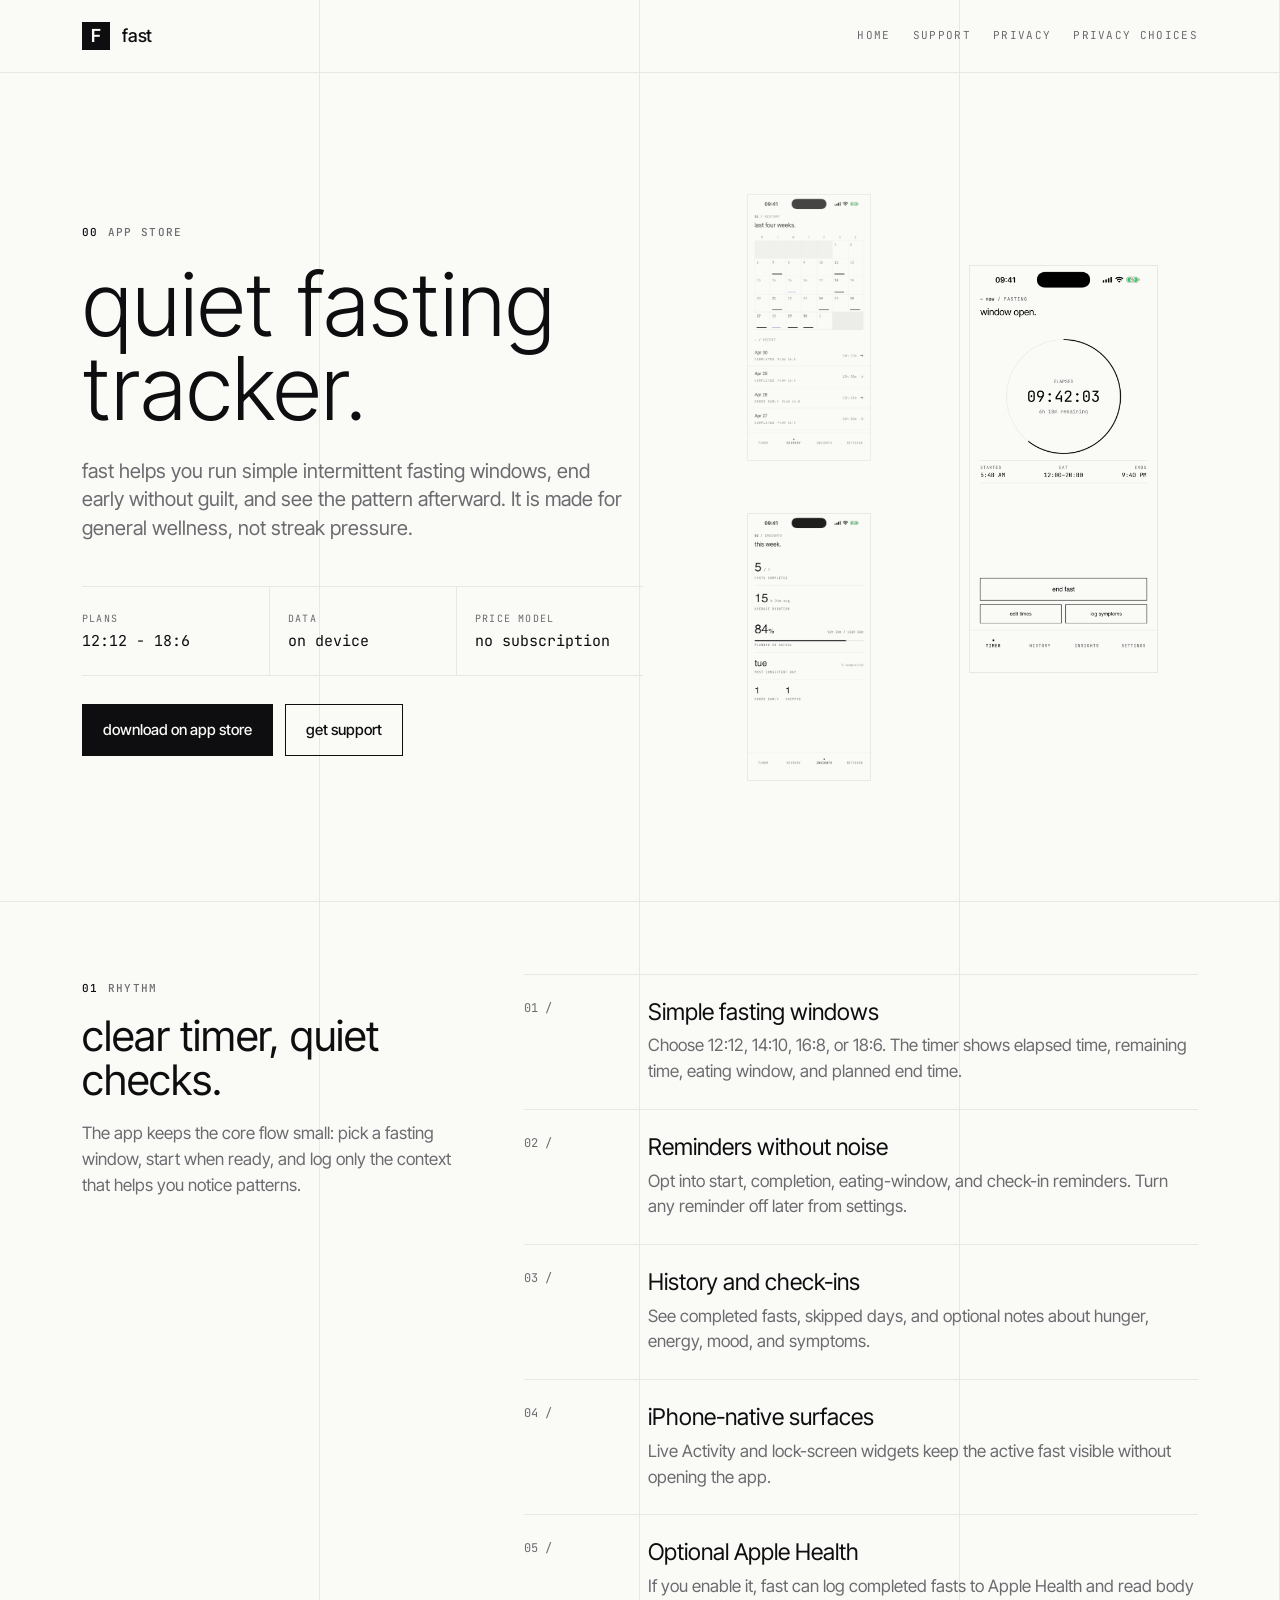
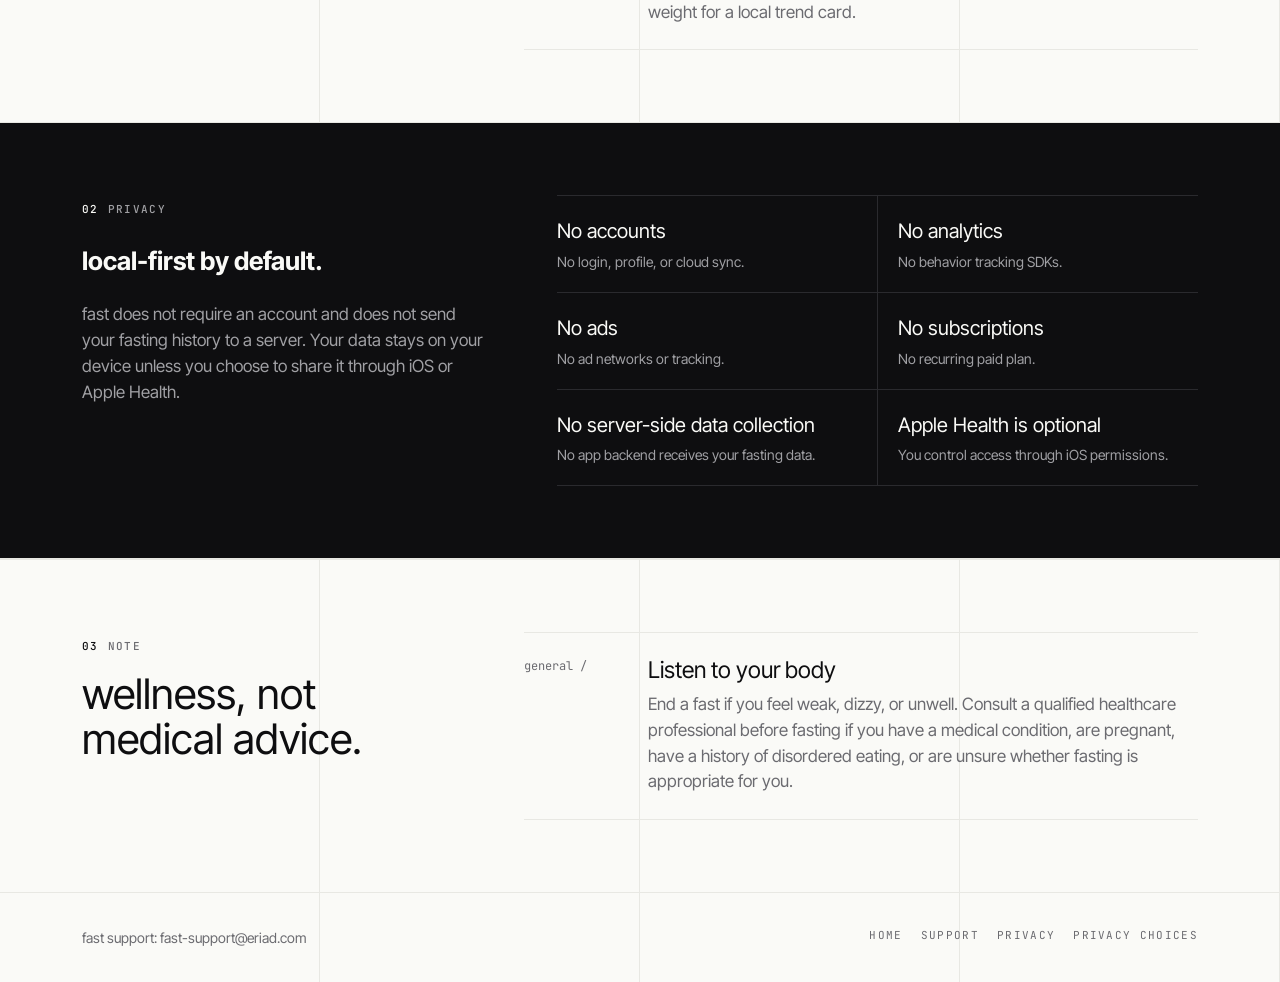
<file: index.html>
<!doctype html>
<html lang="en">
<head>
  <meta charset="utf-8">
  <meta name="viewport" content="width=device-width, initial-scale=1">
  <title>fast - quiet intermittent fasting tracker</title>
  <meta name="description" content="fast is a quiet intermittent fasting tracker for iPhone. Local-first, no accounts, no analytics, no ads, no subscriptions, and no server-side data collection.">
  <link rel="icon" href="icon.svg" type="image/svg+xml">
  <link rel="stylesheet" href="styles.css">
</head>
<body>
  <div class="page">
    <header class="site-header">
      <div class="shell nav">
        <a class="brand" href="index.html" aria-label="fast home"><span class="brand-mark">F</span><span>fast</span></a>
        <nav class="nav-links" aria-label="Main">
          <a href="index.html">home</a>
          <a href="support.html">support</a>
          <a href="privacy.html">privacy</a>
          <a href="privacy-choices.html"><span class="nav-label-full">privacy choices</span><span class="nav-label-short">choices</span></a>
        </nav>
      </div>
    </header>

    <main>
      <section class="shell hero" aria-labelledby="hero-title">
        <div class="hero-panel">
          <span class="eyebrow"><span class="num">00</span> app store</span>
          <h1 id="hero-title">quiet fasting tracker.</h1>
          <p class="hero-copy">
            fast helps you run simple intermittent fasting windows, end early without guilt, and see the pattern afterward. It is made for general wellness, not streak pressure.
          </p>
          <div class="hero-meta" aria-label="fast highlights">
            <div class="metric">
              <span class="metric-label">plans</span>
              <span class="metric-value">12:12 - 18:6</span>
            </div>
            <div class="metric">
              <span class="metric-label">data</span>
              <span class="metric-value">on device</span>
            </div>
            <div class="metric">
              <span class="metric-label">price model</span>
              <span class="metric-value">no subscription</span>
            </div>
          </div>
          <div class="cta-row">
            <a class="button" href="https://apps.apple.com/us/app/f-for-fast/id6765584146" target="_blank" rel="noopener">download on app store</a>
            <a class="button secondary" href="support.html">get support</a>
          </div>
        </div>

        <div class="phone-rail" aria-label="App screenshots">
          <div class="phone-stack">
            <figure class="phone-shot">
              <img src="screenshots/iphone-69-history.png" width="1320" height="2868" decoding="async" alt="fast history screen showing completed fasting days">
            </figure>
            <figure class="phone-shot">
              <img src="screenshots/iphone-69-insights.png" width="1320" height="2868" decoding="async" alt="fast insights screen showing completion and trend summaries">
            </figure>
          </div>
          <figure class="phone-shot primary">
            <img src="screenshots/iphone-69-timer.png" width="1320" height="2868" decoding="async" fetchpriority="high" alt="fast timer screen showing elapsed time and remaining fasting time">
          </figure>
        </div>
      </section>

      <section class="section">
        <div class="shell section-grid">
          <div>
            <span class="eyebrow"><span class="num">01</span> rhythm</span>
            <h2>clear timer, quiet checks.</h2>
            <p class="section-lede">The app keeps the core flow small: pick a fasting window, start when ready, and log only the context that helps you notice patterns.</p>
          </div>
          <div class="feature-list">
            <article class="feature">
              <span class="feature-index">01 /</span>
              <div>
                <h3>Simple fasting windows</h3>
                <p>Choose 12:12, 14:10, 16:8, or 18:6. The timer shows elapsed time, remaining time, eating window, and planned end time.</p>
              </div>
            </article>
            <article class="feature">
              <span class="feature-index">02 /</span>
              <div>
                <h3>Reminders without noise</h3>
                <p>Opt into start, completion, eating-window, and check-in reminders. Turn any reminder off later from settings.</p>
              </div>
            </article>
            <article class="feature">
              <span class="feature-index">03 /</span>
              <div>
                <h3>History and check-ins</h3>
                <p>See completed fasts, skipped days, and optional notes about hunger, energy, mood, and symptoms.</p>
              </div>
            </article>
            <article class="feature">
              <span class="feature-index">04 /</span>
              <div>
                <h3>iPhone-native surfaces</h3>
                <p>Live Activity and lock-screen widgets keep the active fast visible without opening the app.</p>
              </div>
            </article>
            <article class="feature">
              <span class="feature-index">05 /</span>
              <div>
                <h3>Optional Apple Health</h3>
                <p>If you enable it, fast can log completed fasts to Apple Health and read body weight for a local trend card.</p>
              </div>
            </article>
          </div>
        </div>
      </section>

      <section class="privacy-band" aria-labelledby="privacy-title">
        <div class="shell">
          <div>
            <span class="eyebrow"><span class="num">02</span> privacy</span>
            <h2 id="privacy-title">local-first by default.</h2>
            <p class="section-lede">fast does not require an account and does not send your fasting history to a server. Your data stays on your device unless you choose to share it through iOS or Apple Health.</p>
          </div>
          <div class="checks">
            <div class="check"><strong>No accounts</strong><span>No login, profile, or cloud sync.</span></div>
            <div class="check"><strong>No analytics</strong><span>No behavior tracking SDKs.</span></div>
            <div class="check"><strong>No ads</strong><span>No ad networks or tracking.</span></div>
            <div class="check"><strong>No subscriptions</strong><span>No recurring paid plan.</span></div>
            <div class="check"><strong>No server-side data collection</strong><span>No app backend receives your fasting data.</span></div>
            <div class="check"><strong>Apple Health is optional</strong><span>You control access through iOS permissions.</span></div>
          </div>
        </div>
      </section>

      <section class="section">
        <div class="shell section-grid">
          <div>
            <span class="eyebrow"><span class="num">03</span> note</span>
            <h2>wellness, not medical advice.</h2>
          </div>
          <div class="feature-list">
            <article class="feature">
              <span class="feature-index">general /</span>
              <div>
                <h3>Listen to your body</h3>
                <p>End a fast if you feel weak, dizzy, or unwell. Consult a qualified healthcare professional before fasting if you have a medical condition, are pregnant, have a history of disordered eating, or are unsure whether fasting is appropriate for you.</p>
              </div>
            </article>
          </div>
        </div>
      </section>
    </main>

    <footer class="site-footer">
      <div class="shell footer-row">
        <span>fast support: <a href="mailto:fast-support@eriad.com">fast-support@eriad.com</a></span>
        <nav class="footer-links" aria-label="Footer">
          <a href="index.html">home</a>
          <a href="support.html">support</a>
          <a href="privacy.html">privacy</a>
          <a href="privacy-choices.html"><span class="nav-label-full">privacy choices</span><span class="nav-label-short">choices</span></a>
        </nav>
      </div>
    </footer>
  </div>
</body>
</html>
</file>
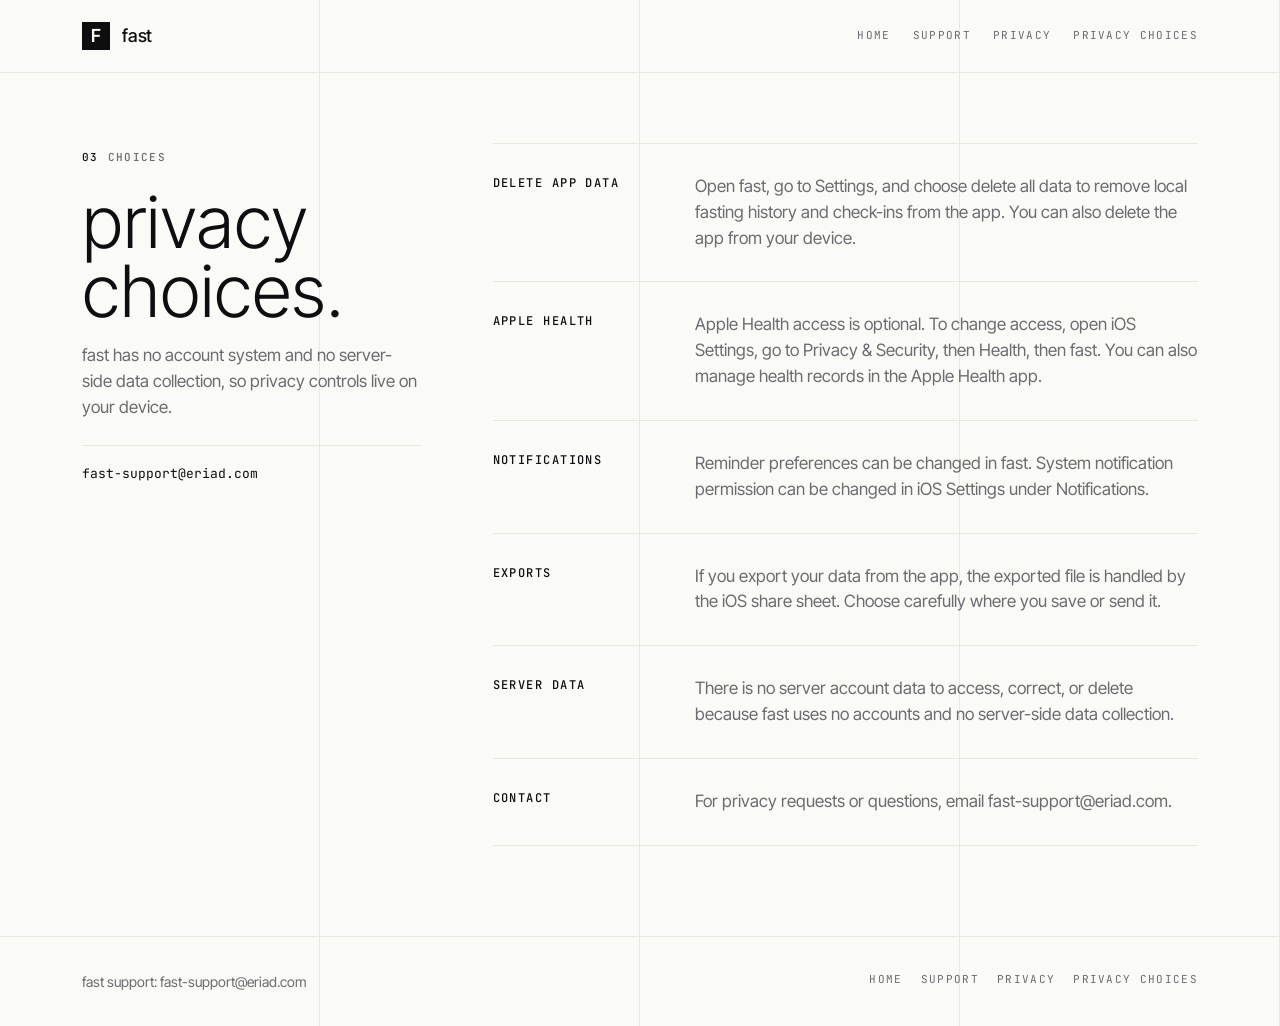
<file: privacy-choices.html>
<!doctype html>
<html lang="en">
<head>
  <meta charset="utf-8">
  <meta name="viewport" content="width=device-width, initial-scale=1">
  <title>fast privacy choices</title>
  <meta name="description" content="Privacy choices and local data deletion information for fast.">
  <link rel="icon" href="icon.svg" type="image/svg+xml">
  <link rel="stylesheet" href="styles.css">
</head>
<body>
  <div class="page">
    <header class="site-header">
      <div class="shell nav">
        <a class="brand" href="index.html" aria-label="fast home"><span class="brand-mark">F</span><span>fast</span></a>
        <nav class="nav-links" aria-label="Main">
          <a href="index.html">home</a>
          <a href="support.html">support</a>
          <a href="privacy.html">privacy</a>
          <a href="privacy-choices.html"><span class="nav-label-full">privacy choices</span><span class="nav-label-short">choices</span></a>
        </nav>
      </div>
    </header>

    <main class="shell content-page">
      <div class="content-layout">
        <aside>
          <span class="eyebrow"><span class="num">03</span> choices</span>
          <h1 class="page-title">privacy choices.</h1>
          <p class="section-lede">fast has no account system and no server-side data collection, so privacy controls live on your device.</p>
          <p class="contact-line"><a href="mailto:fast-support@eriad.com">fast-support@eriad.com</a></p>
        </aside>

        <div class="policy">
          <section class="policy-section">
            <h2>delete app data</h2>
            <div>
              <p>Open fast, go to Settings, and choose delete all data to remove local fasting history and check-ins from the app. You can also delete the app from your device.</p>
            </div>
          </section>

          <section class="policy-section">
            <h2>apple health</h2>
            <div>
              <p>Apple Health access is optional. To change access, open iOS Settings, go to Privacy &amp; Security, then Health, then fast. You can also manage health records in the Apple Health app.</p>
            </div>
          </section>

          <section class="policy-section">
            <h2>notifications</h2>
            <div>
              <p>Reminder preferences can be changed in fast. System notification permission can be changed in iOS Settings under Notifications.</p>
            </div>
          </section>

          <section class="policy-section">
            <h2>exports</h2>
            <div>
              <p>If you export your data from the app, the exported file is handled by the iOS share sheet. Choose carefully where you save or send it.</p>
            </div>
          </section>

          <section class="policy-section">
            <h2>server data</h2>
            <div>
              <p>There is no server account data to access, correct, or delete because fast uses no accounts and no server-side data collection.</p>
            </div>
          </section>

          <section class="policy-section">
            <h2>contact</h2>
            <div>
              <p>For privacy requests or questions, email <a href="mailto:fast-support@eriad.com">fast-support@eriad.com</a>.</p>
            </div>
          </section>
        </div>
      </div>
    </main>

    <footer class="site-footer">
      <div class="shell footer-row">
        <span>fast support: <a href="mailto:fast-support@eriad.com">fast-support@eriad.com</a></span>
        <nav class="footer-links" aria-label="Footer">
          <a href="index.html">home</a>
          <a href="support.html">support</a>
          <a href="privacy.html">privacy</a>
          <a href="privacy-choices.html"><span class="nav-label-full">privacy choices</span><span class="nav-label-short">choices</span></a>
        </nav>
      </div>
    </footer>
  </div>
</body>
</html>
</file>
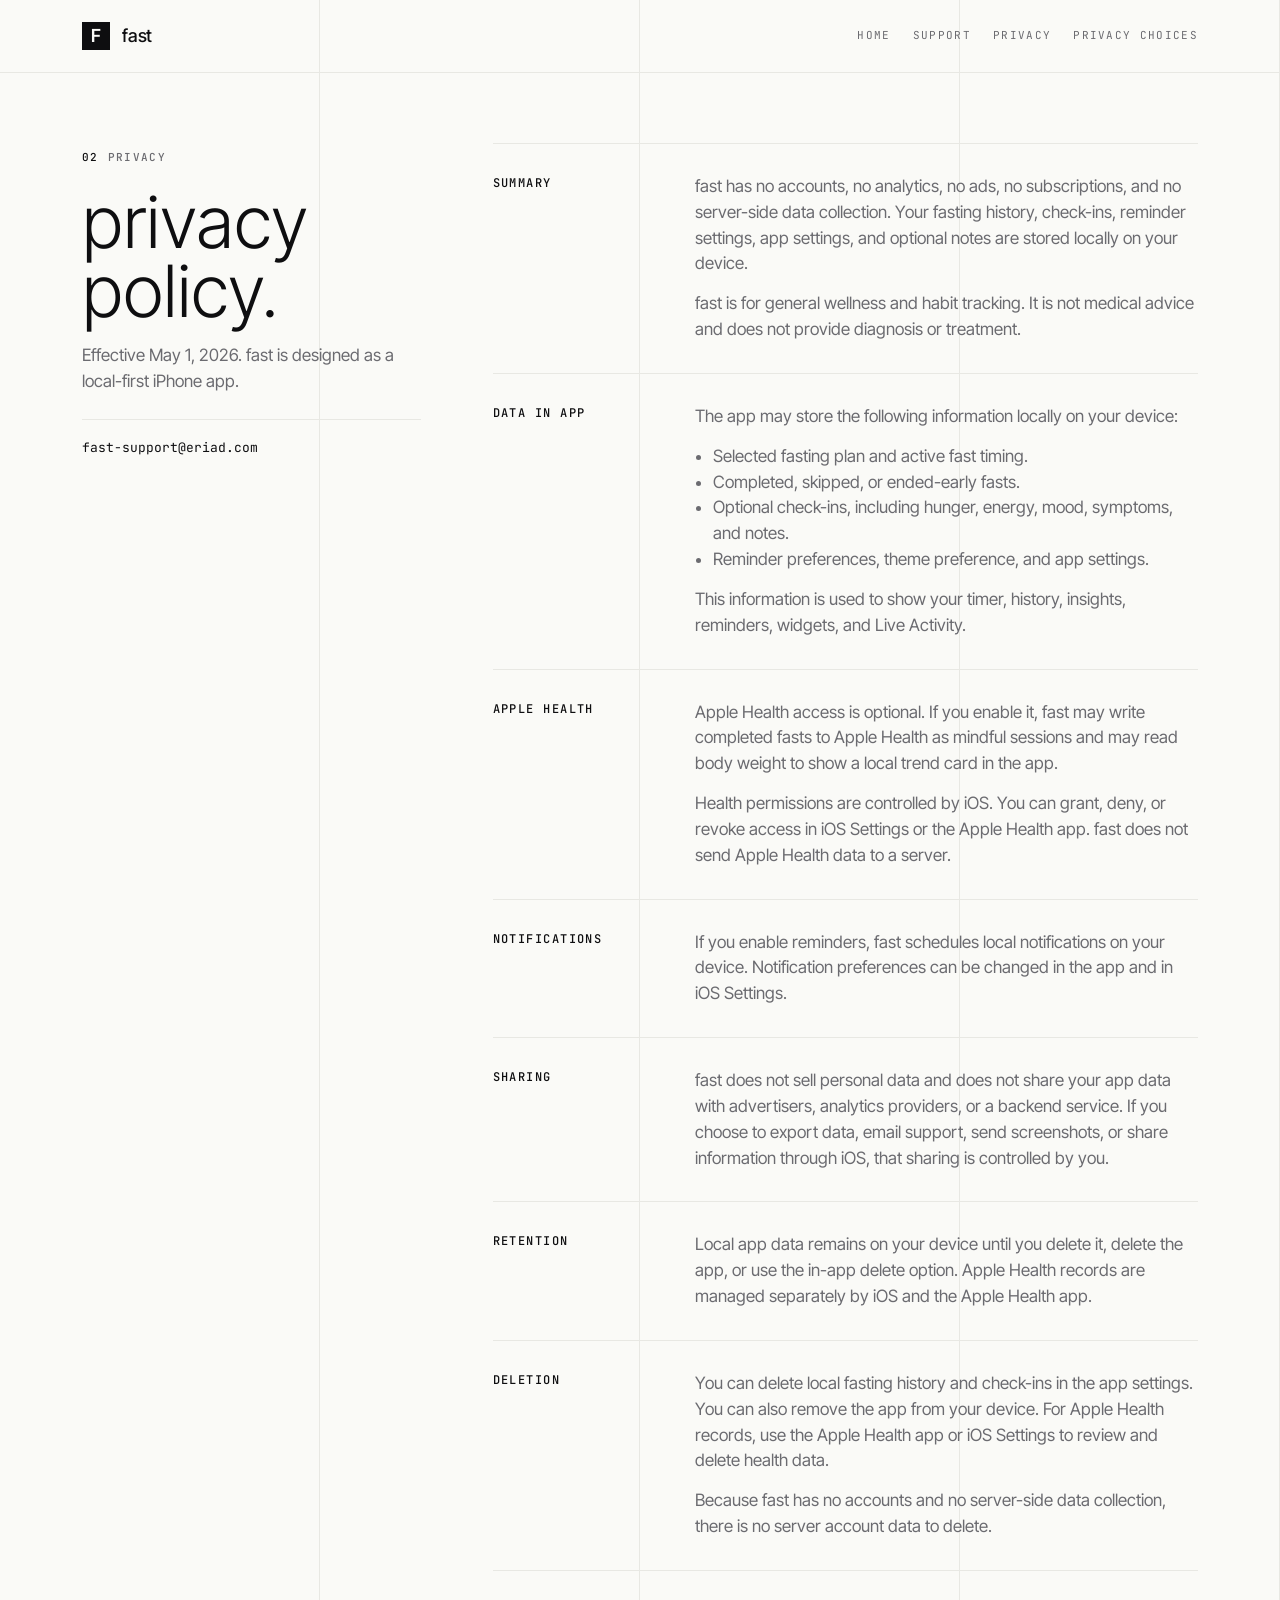
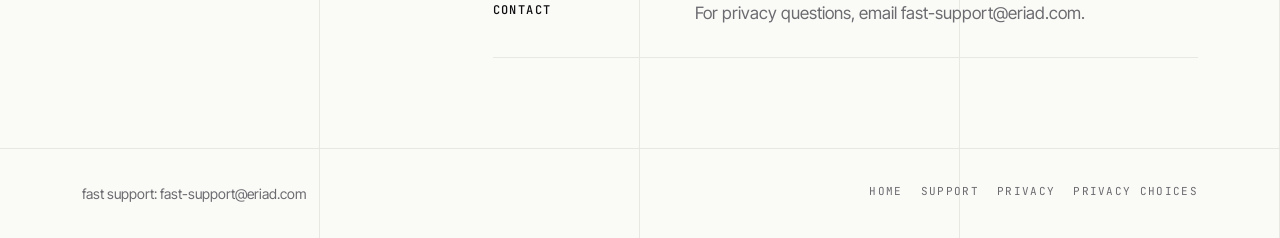
<file: privacy.html>
<!doctype html>
<html lang="en">
<head>
  <meta charset="utf-8">
  <meta name="viewport" content="width=device-width, initial-scale=1">
  <title>fast privacy policy</title>
  <meta name="description" content="Privacy policy for fast, a local-first intermittent fasting tracker for iPhone.">
  <link rel="icon" href="icon.svg" type="image/svg+xml">
  <link rel="stylesheet" href="styles.css">
</head>
<body>
  <div class="page">
    <header class="site-header">
      <div class="shell nav">
        <a class="brand" href="index.html" aria-label="fast home"><span class="brand-mark">F</span><span>fast</span></a>
        <nav class="nav-links" aria-label="Main">
          <a href="index.html">home</a>
          <a href="support.html">support</a>
          <a href="privacy.html">privacy</a>
          <a href="privacy-choices.html"><span class="nav-label-full">privacy choices</span><span class="nav-label-short">choices</span></a>
        </nav>
      </div>
    </header>

    <main class="shell content-page">
      <div class="content-layout">
        <aside>
          <span class="eyebrow"><span class="num">02</span> privacy</span>
          <h1 class="page-title">privacy policy.</h1>
          <p class="section-lede">Effective May 1, 2026. fast is designed as a local-first iPhone app.</p>
          <p class="contact-line"><a href="mailto:fast-support@eriad.com">fast-support@eriad.com</a></p>
        </aside>

        <div class="policy">
          <section class="policy-section">
            <h2>summary</h2>
            <div>
              <p>fast has no accounts, no analytics, no ads, no subscriptions, and no server-side data collection. Your fasting history, check-ins, reminder settings, app settings, and optional notes are stored locally on your device.</p>
              <p>fast is for general wellness and habit tracking. It is not medical advice and does not provide diagnosis or treatment.</p>
            </div>
          </section>

          <section class="policy-section">
            <h2>data in app</h2>
            <div>
              <p>The app may store the following information locally on your device:</p>
              <ul>
                <li>Selected fasting plan and active fast timing.</li>
                <li>Completed, skipped, or ended-early fasts.</li>
                <li>Optional check-ins, including hunger, energy, mood, symptoms, and notes.</li>
                <li>Reminder preferences, theme preference, and app settings.</li>
              </ul>
              <p>This information is used to show your timer, history, insights, reminders, widgets, and Live Activity.</p>
            </div>
          </section>

          <section class="policy-section">
            <h2>apple health</h2>
            <div>
              <p>Apple Health access is optional. If you enable it, fast may write completed fasts to Apple Health as mindful sessions and may read body weight to show a local trend card in the app.</p>
              <p>Health permissions are controlled by iOS. You can grant, deny, or revoke access in iOS Settings or the Apple Health app. fast does not send Apple Health data to a server.</p>
            </div>
          </section>

          <section class="policy-section">
            <h2>notifications</h2>
            <div>
              <p>If you enable reminders, fast schedules local notifications on your device. Notification preferences can be changed in the app and in iOS Settings.</p>
            </div>
          </section>

          <section class="policy-section">
            <h2>sharing</h2>
            <div>
              <p>fast does not sell personal data and does not share your app data with advertisers, analytics providers, or a backend service. If you choose to export data, email support, send screenshots, or share information through iOS, that sharing is controlled by you.</p>
            </div>
          </section>

          <section class="policy-section">
            <h2>retention</h2>
            <div>
              <p>Local app data remains on your device until you delete it, delete the app, or use the in-app delete option. Apple Health records are managed separately by iOS and the Apple Health app.</p>
            </div>
          </section>

          <section class="policy-section">
            <h2>deletion</h2>
            <div>
              <p>You can delete local fasting history and check-ins in the app settings. You can also remove the app from your device. For Apple Health records, use the Apple Health app or iOS Settings to review and delete health data.</p>
              <p>Because fast has no accounts and no server-side data collection, there is no server account data to delete.</p>
            </div>
          </section>

          <section class="policy-section">
            <h2>contact</h2>
            <div>
              <p>For privacy questions, email <a href="mailto:fast-support@eriad.com">fast-support@eriad.com</a>.</p>
            </div>
          </section>
        </div>
      </div>
    </main>

    <footer class="site-footer">
      <div class="shell footer-row">
        <span>fast support: <a href="mailto:fast-support@eriad.com">fast-support@eriad.com</a></span>
        <nav class="footer-links" aria-label="Footer">
          <a href="index.html">home</a>
          <a href="support.html">support</a>
          <a href="privacy.html">privacy</a>
          <a href="privacy-choices.html"><span class="nav-label-full">privacy choices</span><span class="nav-label-short">choices</span></a>
        </nav>
      </div>
    </footer>
  </div>
</body>
</html>
</file>
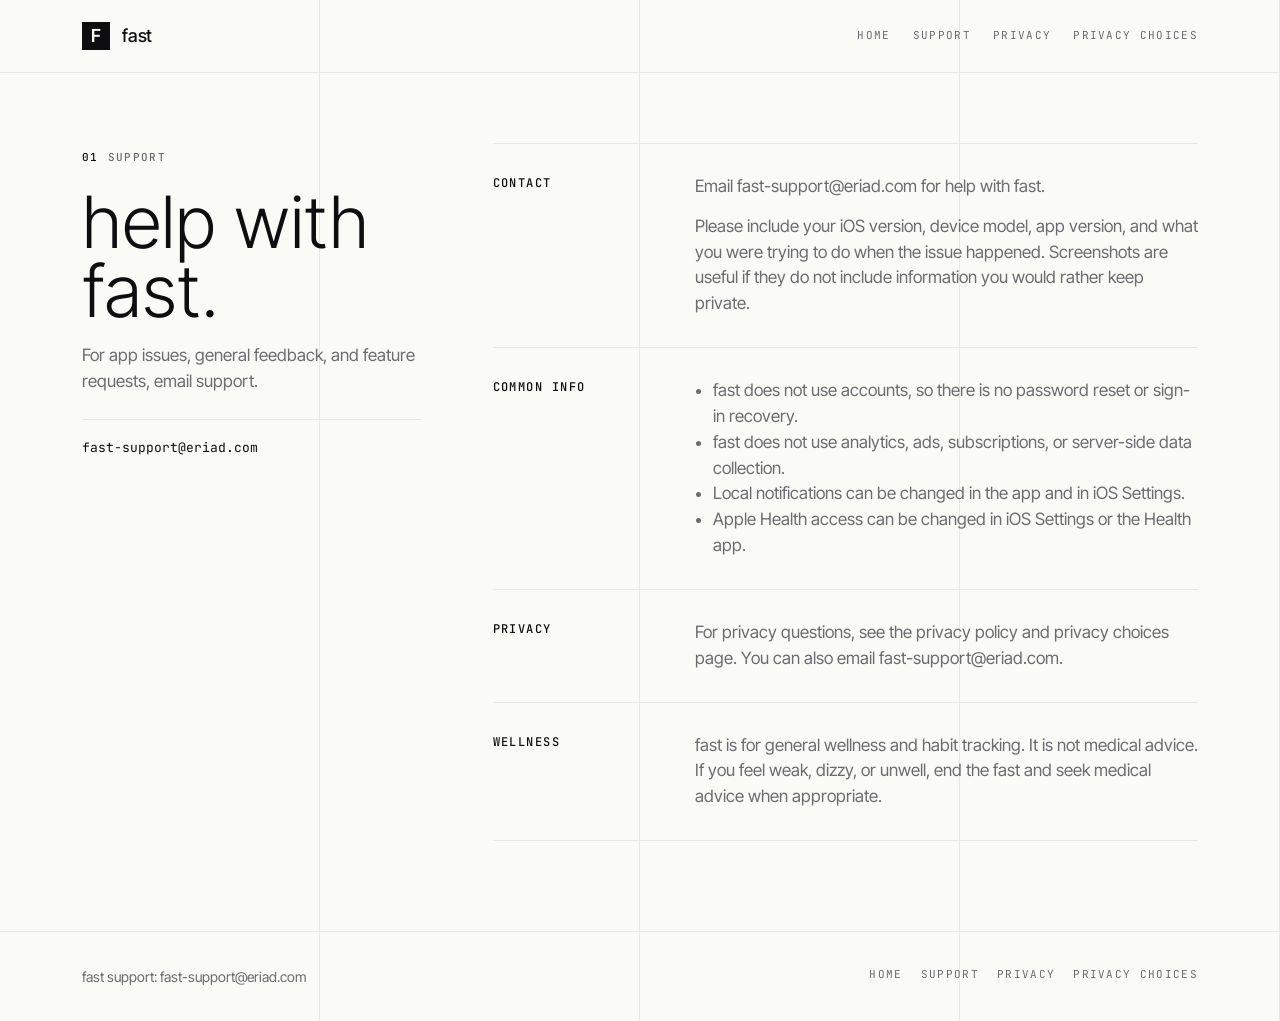
<file: support.html>
<!doctype html>
<html lang="en">
<head>
  <meta charset="utf-8">
  <meta name="viewport" content="width=device-width, initial-scale=1">
  <title>fast support</title>
  <meta name="description" content="Support contact and troubleshooting information for fast, the quiet intermittent fasting tracker for iPhone.">
  <link rel="icon" href="icon.svg" type="image/svg+xml">
  <link rel="stylesheet" href="styles.css">
</head>
<body>
  <div class="page">
    <header class="site-header">
      <div class="shell nav">
        <a class="brand" href="index.html" aria-label="fast home"><span class="brand-mark">F</span><span>fast</span></a>
        <nav class="nav-links" aria-label="Main">
          <a href="index.html">home</a>
          <a href="support.html">support</a>
          <a href="privacy.html">privacy</a>
          <a href="privacy-choices.html"><span class="nav-label-full">privacy choices</span><span class="nav-label-short">choices</span></a>
        </nav>
      </div>
    </header>

    <main class="shell content-page">
      <div class="content-layout">
        <aside>
          <span class="eyebrow"><span class="num">01</span> support</span>
          <h1 class="page-title">help with fast.</h1>
          <p class="section-lede">For app issues, general feedback, and feature requests, email support.</p>
          <p class="contact-line"><a href="mailto:fast-support@eriad.com">fast-support@eriad.com</a></p>
        </aside>

        <div class="policy">
          <section class="policy-section">
            <h2>contact</h2>
            <div>
              <p>Email <a href="mailto:fast-support@eriad.com">fast-support@eriad.com</a> for help with fast.</p>
              <p>Please include your iOS version, device model, app version, and what you were trying to do when the issue happened. Screenshots are useful if they do not include information you would rather keep private.</p>
            </div>
          </section>

          <section class="policy-section">
            <h2>common info</h2>
            <div>
              <ul>
                <li>fast does not use accounts, so there is no password reset or sign-in recovery.</li>
                <li>fast does not use analytics, ads, subscriptions, or server-side data collection.</li>
                <li>Local notifications can be changed in the app and in iOS Settings.</li>
                <li>Apple Health access can be changed in iOS Settings or the Health app.</li>
              </ul>
            </div>
          </section>

          <section class="policy-section">
            <h2>privacy</h2>
            <div>
              <p>For privacy questions, see the <a href="privacy.html">privacy policy</a> and <a href="privacy-choices.html">privacy choices</a> page. You can also email <a href="mailto:fast-support@eriad.com">fast-support@eriad.com</a>.</p>
            </div>
          </section>

          <section class="policy-section">
            <h2>wellness</h2>
            <div>
              <p>fast is for general wellness and habit tracking. It is not medical advice. If you feel weak, dizzy, or unwell, end the fast and seek medical advice when appropriate.</p>
            </div>
          </section>
        </div>
      </div>
    </main>

    <footer class="site-footer">
      <div class="shell footer-row">
        <span>fast support: <a href="mailto:fast-support@eriad.com">fast-support@eriad.com</a></span>
        <nav class="footer-links" aria-label="Footer">
          <a href="index.html">home</a>
          <a href="support.html">support</a>
          <a href="privacy.html">privacy</a>
          <a href="privacy-choices.html"><span class="nav-label-full">privacy choices</span><span class="nav-label-short">choices</span></a>
        </nav>
      </div>
    </footer>
  </div>
</body>
</html>
</file>
<file: styles.css>
@import url("https://fonts.googleapis.com/css2?family=Inter+Tight:wght@300;400;500;600&family=JetBrains+Mono:wght@400;500&display=swap");

:root {
  --ink: #0e0e10;
  --paper: #fafaf7;
  --mid: #6b6b70;
  --paper-2: #f2f2ee;
  --paper-3: #e8e8e3;
  --ink-2: #1a1a1d;
  --ink-3: #2a2a2e;
  --lavender: #b8b0d6;
  --slate: #4a5568;
  --bg: var(--paper);
  --fg: var(--ink);
  --fg-2: var(--mid);
  --rule: var(--paper-3);
  --font-display: "Inter Tight", "Sohne", "ABC Diatype", "Neue Haas Grotesk", system-ui, sans-serif;
  --font-mono: "JetBrains Mono", "Sohne Mono", ui-monospace, monospace;
  --ease: cubic-bezier(0.22, 1, 0.36, 1);
}

* {
  box-sizing: border-box;
}

html {
  min-height: 100%;
  background: var(--bg);
  color: var(--fg);
  font-family: var(--font-display);
  -webkit-font-smoothing: antialiased;
  text-rendering: optimizeLegibility;
}

body {
  margin: 0;
  min-height: 100%;
  background: var(--bg);
  color: var(--fg);
  font-size: 17px;
  line-height: 1.52;
  letter-spacing: 0;
}

img {
  display: block;
  max-width: 100%;
}

a {
  color: inherit;
  text-decoration: none;
  border-bottom: 1px solid transparent;
  transition: border-color 220ms var(--ease), opacity 220ms var(--ease);
}

a:hover,
a:focus-visible {
  border-bottom-color: currentColor;
}

:focus-visible {
  outline: 2px solid var(--lavender);
  outline-offset: 4px;
}

.page {
  min-height: 100vh;
  background:
    linear-gradient(90deg, transparent 0, transparent calc(100% - 1px), var(--rule) calc(100% - 1px)),
    var(--bg);
  background-size: 25% 100%, auto;
}

.shell {
  width: min(100%, 1180px);
  margin: 0 auto;
  padding: 0 32px;
}

.site-header {
  border-bottom: 1px solid var(--rule);
}

.nav {
  min-height: 72px;
  display: flex;
  align-items: center;
  justify-content: space-between;
  gap: 28px;
}

.brand {
  display: inline-flex;
  align-items: center;
  gap: 12px;
  font-size: 18px;
  font-weight: 500;
  letter-spacing: -0.01em;
  border-bottom: 0;
}

.brand-mark {
  width: 28px;
  height: 28px;
  background: var(--ink);
  color: var(--paper);
  display: grid;
  place-items: center;
  font-family: var(--font-display);
  font-weight: 600;
  line-height: 1;
}

.nav-links {
  display: flex;
  flex-wrap: wrap;
  justify-content: flex-end;
  gap: 10px 22px;
  color: var(--fg-2);
  font-family: var(--font-mono);
  font-size: 11px;
  letter-spacing: 0.12em;
  text-transform: uppercase;
}

.nav-label-short {
  display: none;
}

.hero {
  min-height: calc(100vh - 72px);
  display: grid;
  grid-template-columns: minmax(0, 0.96fr) minmax(320px, 0.84fr);
  gap: 64px;
  align-items: center;
  padding-top: 56px;
  padding-bottom: 56px;
}

.hero-panel {
  min-width: 0;
}

.eyebrow {
  display: inline-flex;
  align-items: center;
  gap: 9px;
  color: var(--fg-2);
  font-family: var(--font-mono);
  font-size: 11px;
  font-weight: 500;
  letter-spacing: 0.12em;
  text-transform: uppercase;
}

.eyebrow .num {
  color: var(--fg);
}

.hero h1,
.page-title {
  margin: 18px 0 0;
  max-width: 10ch;
  font-size: 88px;
  line-height: 0.96;
  font-weight: 300;
  letter-spacing: 0;
}

.hero-copy {
  max-width: 540px;
  margin: 26px 0 0;
  color: var(--fg-2);
  font-size: 20px;
  line-height: 1.42;
}

.hero-meta {
  display: grid;
  grid-template-columns: repeat(3, minmax(0, 1fr));
  border-top: 1px solid var(--rule);
  border-bottom: 1px solid var(--rule);
  margin-top: 44px;
}

.metric {
  min-height: 88px;
  padding: 16px 18px 14px 0;
  display: flex;
  flex-direction: column;
  justify-content: center;
  gap: 4px;
}

.metric + .metric {
  padding-left: 18px;
  border-left: 1px solid var(--rule);
}

.metric-label {
  color: var(--fg-2);
  font-family: var(--font-mono);
  font-size: 10px;
  letter-spacing: 0.12em;
  text-transform: uppercase;
}

.metric-value {
  font-family: var(--font-mono);
  font-size: 15px;
  letter-spacing: 0;
}

.cta-row {
  display: flex;
  flex-wrap: wrap;
  gap: 12px;
  margin-top: 28px;
}

.button {
  min-height: 52px;
  border: 1px solid var(--ink);
  padding: 0 20px;
  display: inline-flex;
  align-items: center;
  justify-content: center;
  background: var(--ink);
  color: var(--paper);
  font-size: 15px;
  font-weight: 500;
  line-height: 1;
  white-space: nowrap;
  text-align: center;
}

.button.secondary {
  background: transparent;
  color: var(--ink);
}

.button:hover,
.button:focus-visible {
  border-color: var(--ink);
  opacity: 0.78;
}

.phone-rail {
  min-height: 650px;
  display: grid;
  grid-template-columns: 0.76fr 1fr;
  gap: 18px;
  align-items: center;
}

.phone-shot {
  border: 1px solid var(--rule);
  background: var(--paper);
  overflow: hidden;
}

.phone-shot img {
  width: 100%;
  height: auto;
}

.phone-shot.primary {
  transform: translateY(-18px);
}

.phone-stack {
  display: grid;
  gap: 18px;
}

.phone-stack .phone-shot:first-child {
  opacity: 0.72;
}

.phone-stack .phone-shot:last-child {
  opacity: 0.88;
}

.section {
  border-top: 1px solid var(--rule);
  padding-top: 72px;
  padding-bottom: 72px;
}

.section-grid {
  display: grid;
  grid-template-columns: minmax(220px, 0.56fr) minmax(0, 1fr);
  gap: 64px;
}

.section h2 {
  margin: 14px 0 0;
  font-size: 42px;
  line-height: 1.06;
  font-weight: 400;
  letter-spacing: 0;
}

.section-lede {
  margin: 18px 0 0;
  max-width: 460px;
  color: var(--fg-2);
}

.feature-list {
  border-top: 1px solid var(--rule);
}

.feature {
  display: grid;
  grid-template-columns: 96px minmax(0, 1fr);
  gap: 28px;
  padding: 24px 0;
  border-bottom: 1px solid var(--rule);
}

.feature-index {
  color: var(--fg-2);
  font-family: var(--font-mono);
  font-size: 12px;
}

.feature h3 {
  margin: 0;
  font-size: 23px;
  line-height: 1.15;
  font-weight: 400;
}

.feature p {
  margin: 8px 0 0;
  max-width: 680px;
  color: var(--fg-2);
}

.privacy-band {
  border-top: 1px solid var(--rule);
  border-bottom: 1px solid var(--rule);
  background: var(--ink);
  color: var(--paper);
}

.privacy-band .shell {
  display: grid;
  grid-template-columns: minmax(240px, 0.64fr) minmax(0, 1fr);
  gap: 64px;
  padding-top: 72px;
  padding-bottom: 72px;
}

.privacy-band .eyebrow,
.privacy-band p,
.privacy-band .metric-label {
  color: #a0a0a4;
}

.privacy-band .eyebrow .num {
  color: var(--paper);
}

.checks {
  display: grid;
  grid-template-columns: repeat(2, minmax(0, 1fr));
  border-top: 1px solid var(--ink-3);
}

.check {
  min-height: 96px;
  border-bottom: 1px solid var(--ink-3);
  padding: 20px 20px 20px 0;
}

.check:nth-child(even) {
  padding-left: 20px;
  border-left: 1px solid var(--ink-3);
}

.check strong {
  display: block;
  font-size: 20px;
  font-weight: 400;
}

.check span {
  display: block;
  margin-top: 4px;
  color: #a0a0a4;
  font-size: 14px;
}

.content-page {
  padding-top: 70px;
  padding-bottom: 90px;
}

.content-layout {
  display: grid;
  grid-template-columns: minmax(220px, 0.48fr) minmax(0, 1fr);
  gap: 72px;
}

.page-title {
  max-width: 8ch;
  font-size: 72px;
}

.policy {
  border-top: 1px solid var(--rule);
}

.policy-section {
  display: grid;
  grid-template-columns: 170px minmax(0, 1fr);
  gap: 32px;
  padding: 30px 0;
  border-bottom: 1px solid var(--rule);
}

.policy-section h2 {
  margin: 0;
  font-family: var(--font-mono);
  font-size: 12px;
  font-weight: 500;
  letter-spacing: 0.12em;
  text-transform: uppercase;
}

.policy-section p,
.policy-section li {
  color: var(--fg-2);
}

.policy-section p {
  margin: 0;
}

.policy-section p + p,
.policy-section ul + p,
.policy-section p + ul {
  margin-top: 14px;
}

.policy-section ul {
  margin: 0;
  padding-left: 18px;
}

.contact-line {
  margin-top: 24px;
  padding-top: 18px;
  border-top: 1px solid var(--rule);
  font-family: var(--font-mono);
  font-size: 13px;
  letter-spacing: 0;
}

.site-footer {
  border-top: 1px solid var(--rule);
  padding: 34px 0;
  color: var(--fg-2);
  font-size: 14px;
}

.footer-row {
  display: flex;
  justify-content: space-between;
  gap: 20px;
  flex-wrap: wrap;
}

.footer-links {
  display: flex;
  gap: 18px;
  flex-wrap: wrap;
  font-family: var(--font-mono);
  font-size: 11px;
  letter-spacing: 0.12em;
  text-transform: uppercase;
}

@media (max-width: 900px) {
  .page {
    background-size: 50% 100%, auto;
  }

  .hero,
  .section-grid,
  .privacy-band .shell,
  .content-layout {
    grid-template-columns: 1fr;
    gap: 44px;
  }

  .hero {
    min-height: 0;
    padding-top: 46px;
  }

  .hero h1,
  .page-title {
    font-size: 58px;
    max-width: 9ch;
  }

  .phone-rail {
    min-height: 0;
    grid-template-columns: 1fr 1fr;
    width: min(100%, 560px);
    justify-self: center;
  }

  .phone-stack .phone-shot:last-child {
    display: none;
  }
}

@media (max-width: 640px) {
  body {
    font-size: 15px;
  }

  .shell {
    padding: 0 18px;
  }

  .nav {
    min-height: 58px;
    align-items: center;
    padding-top: 0;
    padding-bottom: 0;
    flex-direction: row;
    gap: 14px;
  }

  .brand {
    gap: 9px;
    font-size: 16px;
    flex: 0 0 auto;
  }

  .brand-mark {
    width: 25px;
    height: 25px;
  }

  .nav-links {
    flex: 1 1 auto;
    justify-content: flex-end;
    gap: 12px;
    overflow: hidden;
    white-space: nowrap;
    font-size: 9px;
    letter-spacing: 0.1em;
  }

  .nav-links a:first-child {
    display: none;
  }

  .nav-label-full {
    display: none;
  }

  .nav-label-short {
    display: inline;
  }

  .hero {
    gap: 24px;
    padding-top: 30px;
    padding-bottom: 38px;
  }

  .hero h1,
  .page-title {
    font-size: clamp(44px, 13vw, 52px);
    line-height: 0.96;
  }

  .hero-copy {
    max-width: 32ch;
    margin-top: 16px;
    font-size: 16px;
    line-height: 1.42;
  }

  .hero-meta {
    grid-template-columns: repeat(3, minmax(0, 1fr));
    margin-top: 24px;
  }

  .metric {
    min-height: 70px;
    padding: 12px 10px 12px 0;
    gap: 5px;
  }

  .metric + .metric {
    padding-left: 10px;
    border-left: 1px solid var(--rule);
    border-top: 0;
  }

  .metric-label {
    font-size: 9px;
  }

  .metric-value {
    font-size: 11px;
    white-space: normal;
  }

  .cta-row {
    display: grid;
    grid-template-columns: repeat(2, minmax(0, 1fr));
    gap: 8px;
    margin-top: 16px;
  }

  .button {
    min-height: 46px;
    padding: 0 10px;
    font-size: 13px;
    white-space: normal;
  }

  .phone-rail {
    grid-template-columns: 0.52fr 1fr;
    gap: 10px;
    width: 100%;
    max-height: 360px;
    overflow: hidden;
    align-items: start;
  }

  .phone-shot {
    margin: 0;
  }

  .phone-stack {
    display: grid;
    gap: 10px;
  }

  .phone-stack .phone-shot:last-child {
    display: block;
  }

  .phone-shot.primary {
    transform: translateY(-10px);
  }

  .section {
    padding-top: 44px;
    padding-bottom: 44px;
  }

  .section-grid,
  .privacy-band .shell,
  .content-layout {
    gap: 28px;
  }

  .section h2 {
    max-width: 10ch;
    font-size: 32px;
  }

  .section-lede {
    margin-top: 14px;
    font-size: 15px;
    line-height: 1.45;
  }

  .feature {
    grid-template-columns: 52px minmax(0, 1fr);
    gap: 14px;
    padding: 18px 0;
  }

  .feature-index {
    font-size: 11px;
  }

  .feature h3 {
    font-size: 20px;
  }

  .feature p {
    font-size: 14px;
    line-height: 1.45;
  }

  .privacy-band .shell {
    padding-top: 44px;
    padding-bottom: 44px;
  }

  .checks {
    grid-template-columns: repeat(2, minmax(0, 1fr));
  }

  .check {
    min-height: 112px;
    padding: 16px 12px 16px 0;
  }

  .check:nth-child(even) {
    padding-left: 12px;
    border-left: 1px solid var(--ink-3);
  }

  .check strong {
    font-size: 17px;
    line-height: 1.1;
  }

  .check span {
    font-size: 12px;
    line-height: 1.35;
  }

  .content-page {
    padding-top: 42px;
    padding-bottom: 58px;
  }

  .page-title {
    max-width: 8ch;
    font-size: 44px;
  }

  .policy-section {
    grid-template-columns: 86px minmax(0, 1fr);
    gap: 16px;
    padding: 22px 0;
  }

  .policy-section h2 {
    font-size: 10px;
    line-height: 1.35;
    overflow-wrap: anywhere;
  }

  .policy-section p,
  .policy-section li {
    font-size: 14px;
    line-height: 1.48;
  }

  .site-footer {
    padding: 24px 0;
  }

  .footer-row {
    gap: 16px;
  }

  .footer-links {
    display: grid;
    grid-template-columns: repeat(4, auto);
    gap: 12px;
    font-size: 9px;
    letter-spacing: 0.1em;
  }
}

@media (max-width: 374px) {
  .shell {
    padding: 0 16px;
  }

  .nav {
    gap: 10px;
  }

  .nav-links {
    gap: 10px;
    font-size: 8.5px;
  }

  .hero h1,
  .page-title {
    font-size: 43px;
  }

  .button {
    font-size: 12px;
  }

  .checks {
    grid-template-columns: 1fr;
  }

  .check,
  .check:nth-child(even) {
    min-height: 0;
    padding: 16px 0;
    border-left: 0;
  }

  .footer-links {
    grid-template-columns: repeat(2, auto);
  }
}
</file>
